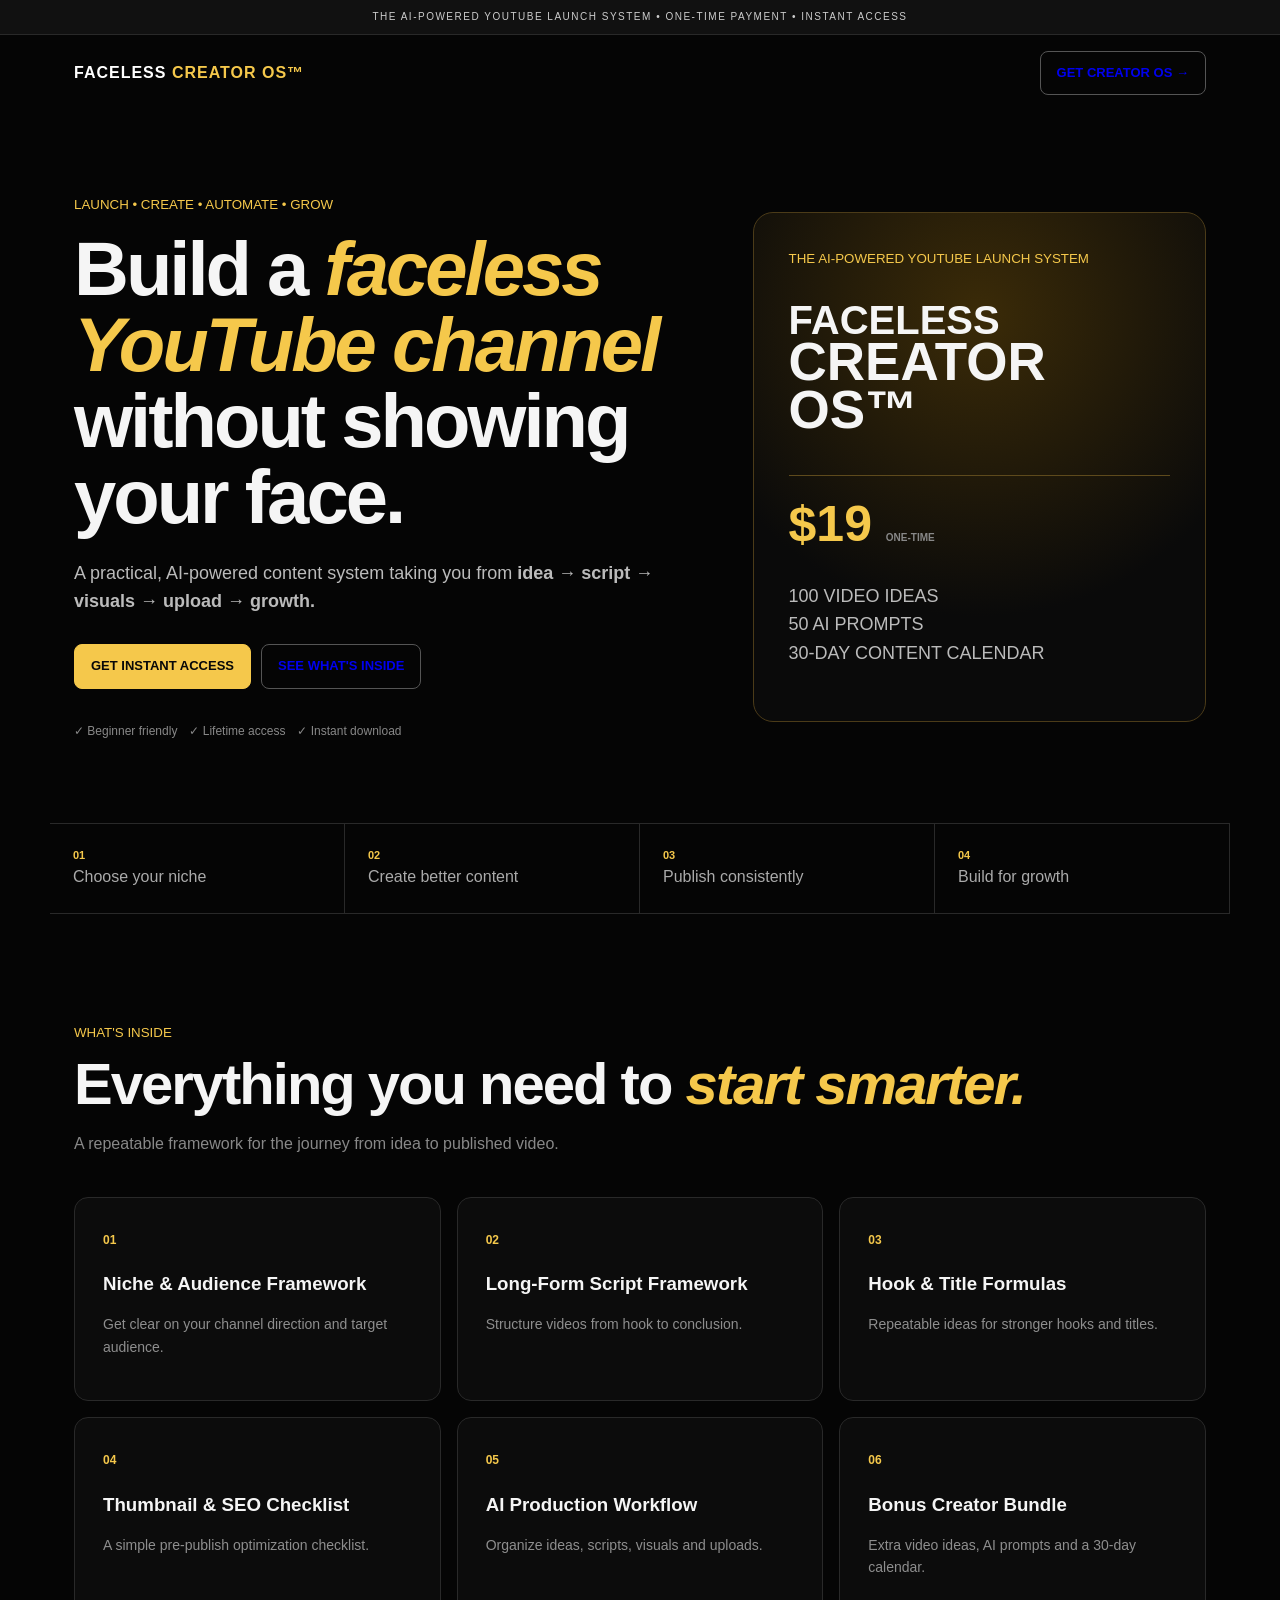
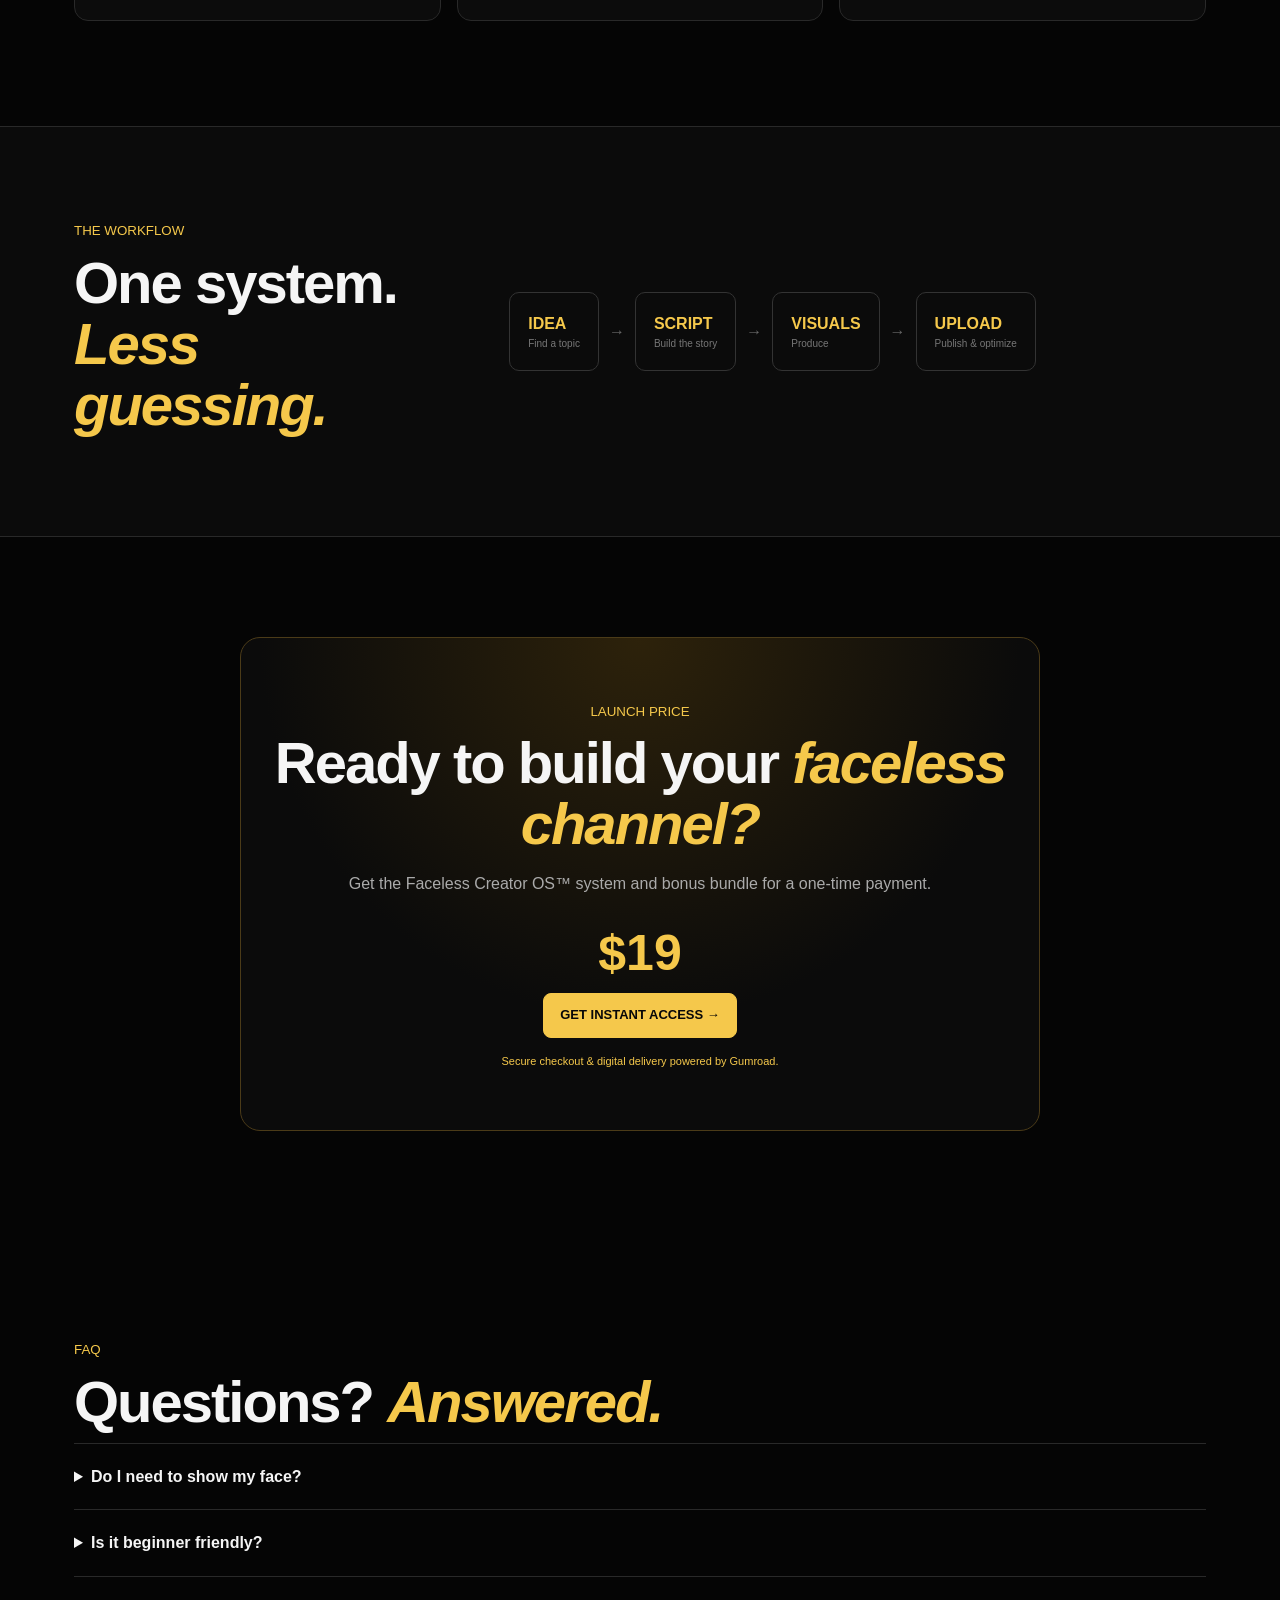
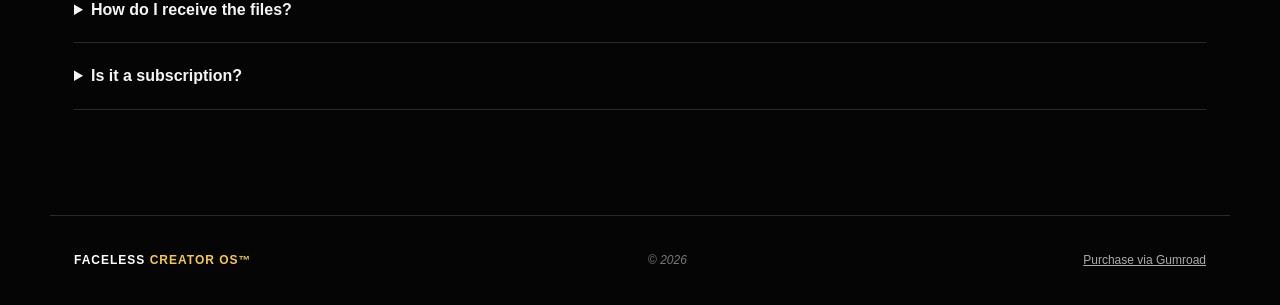
<file: index.html>
<!doctype html><html lang="en"><head><meta charset="utf-8"><meta name="viewport" content="width=device-width,initial-scale=1"><title>Faceless Creator OS™</title><meta name="description" content="Build, grow and monetize a faceless YouTube channel with a repeatable AI-powered system."><link rel="stylesheet" href="style.css"></head><body>
<div class="top">THE AI-POWERED YOUTUBE LAUNCH SYSTEM • ONE-TIME PAYMENT • INSTANT ACCESS</div>
<header><a class="logo" href="#top">FACELESS <b>CREATOR OS™</b></a><a class="nav" href="https://mulewa1.gumroad.com/l/faceless-creator-os-1">GET CREATOR OS →</a></header>
<section class="hero" id="top"><div><small>LAUNCH • CREATE • AUTOMATE • GROW</small><h1>Build a <em>faceless YouTube channel</em> without showing your face.</h1><p>A practical, AI-powered content system taking you from <strong>idea → script → visuals → upload → growth.</strong></p><div class="actions"><a class="buy" href="https://mulewa1.gumroad.com/l/faceless-creator-os-1">GET INSTANT ACCESS</a><a class="nav" href="#inside">SEE WHAT'S INSIDE</a></div><label>✓ Beginner friendly　✓ Lifetime access　✓ Instant download</label></div><div class="card"><small>THE AI-POWERED YOUTUBE LAUNCH SYSTEM</small><h2>FACELESS<br><b>CREATOR OS™</b></h2><hr><strong>$19 <i>ONE-TIME</i></strong><p>100 VIDEO IDEAS<br>50 AI PROMPTS<br>30-DAY CONTENT CALENDAR</p></div></section>
<section class="stats"><div><b>01</b>Choose your niche</div><div><b>02</b>Create better content</div><div><b>03</b>Publish consistently</div><div><b>04</b>Build for growth</div></section>
<section class="section" id="inside"><small>WHAT'S INSIDE</small><h2>Everything you need to <em>start smarter.</em></h2><p class="muted">A repeatable framework for the journey from idea to published video.</p><div class="grid"><article><b>01</b><h3>Niche & Audience Framework</h3><p>Get clear on your channel direction and target audience.</p></article><article><b>02</b><h3>Long-Form Script Framework</h3><p>Structure videos from hook to conclusion.</p></article><article><b>03</b><h3>Hook & Title Formulas</h3><p>Repeatable ideas for stronger hooks and titles.</p></article><article><b>04</b><h3>Thumbnail & SEO Checklist</h3><p>A simple pre-publish optimization checklist.</p></article><article><b>05</b><h3>AI Production Workflow</h3><p>Organize ideas, scripts, visuals and uploads.</p></article><article><b>06</b><h3>Bonus Creator Bundle</h3><p>Extra video ideas, AI prompts and a 30-day calendar.</p></article></div></section>
<section class="workflow"><div><small>THE WORKFLOW</small><h2>One system.<br><em>Less guessing.</em></h2></div><div class="steps"><span>IDEA<br><i>Find a topic</i></span>→<span>SCRIPT<br><i>Build the story</i></span>→<span>VISUALS<br><i>Produce</i></span>→<span>UPLOAD<br><i>Publish & optimize</i></span></div></section>
<section class="offer"><div><small>LAUNCH PRICE</small><h2>Ready to build your <em>faceless channel?</em></h2><p>Get the Faceless Creator OS™ system and bonus bundle for a one-time payment.</p><strong>$19</strong><a class="buy" href="https://mulewa1.gumroad.com/l/faceless-creator-os-1">GET INSTANT ACCESS →</a><small>Secure checkout & digital delivery powered by Gumroad.</small></div></section>
<section class="section faq"><small>FAQ</small><h2>Questions? <em>Answered.</em></h2><details><summary>Do I need to show my face?</summary><p>No. The system is designed for faceless YouTube workflows.</p></details><details><summary>Is it beginner friendly?</summary><p>Yes. It is positioned as a beginner-friendly system.</p></details><details><summary>How do I receive the files?</summary><p>Purchase through Gumroad and download the digital files from your purchase page.</p></details><details><summary>Is it a subscription?</summary><p>No. The current offer is a one-time payment.</p></details></section>
<footer><span class="logo">FACELESS <b>CREATOR OS™</b></span><span>© <i id="year"></i></span><a href="https://mulewa1.gumroad.com/l/faceless-creator-os-1">Purchase via Gumroad</a></footer><script>document.getElementById('year').textContent=new Date().getFullYear()</script></body></html>
</file>
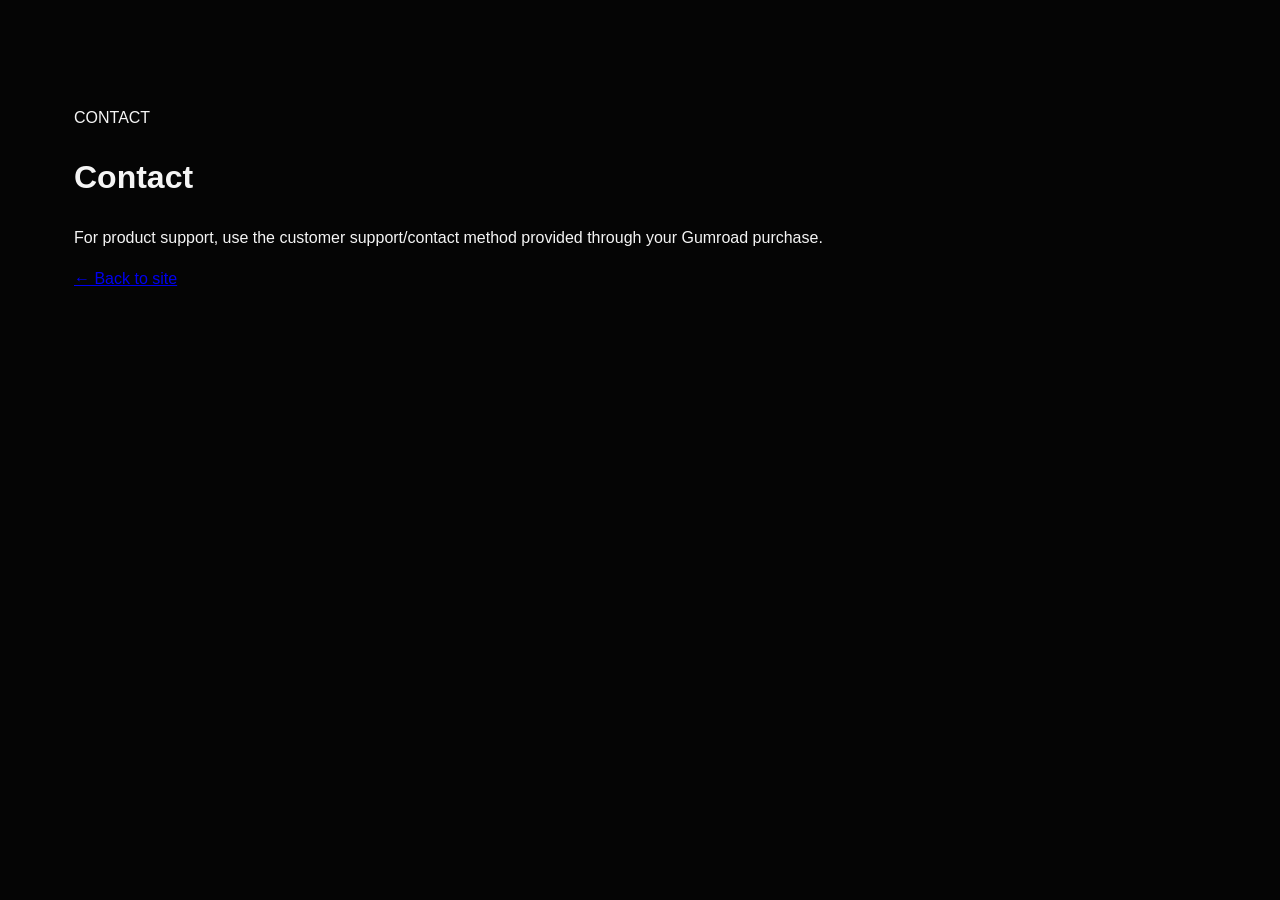
<file: contact.html>
<!doctype html><html><head><meta charset="utf-8"><meta name="viewport" content="width=device-width,initial-scale=1"><title>Contact — Faceless Creator OS™</title><link rel="stylesheet" href="../style.css"></head><body><main class="container section"><div class="eyebrow">CONTACT</div><h1>Contact</h1><p>For product support, use the customer support/contact method provided through your Gumroad purchase.</p><a class="btn" href="../index.html">← Back to site</a></main></body></html>
</file>
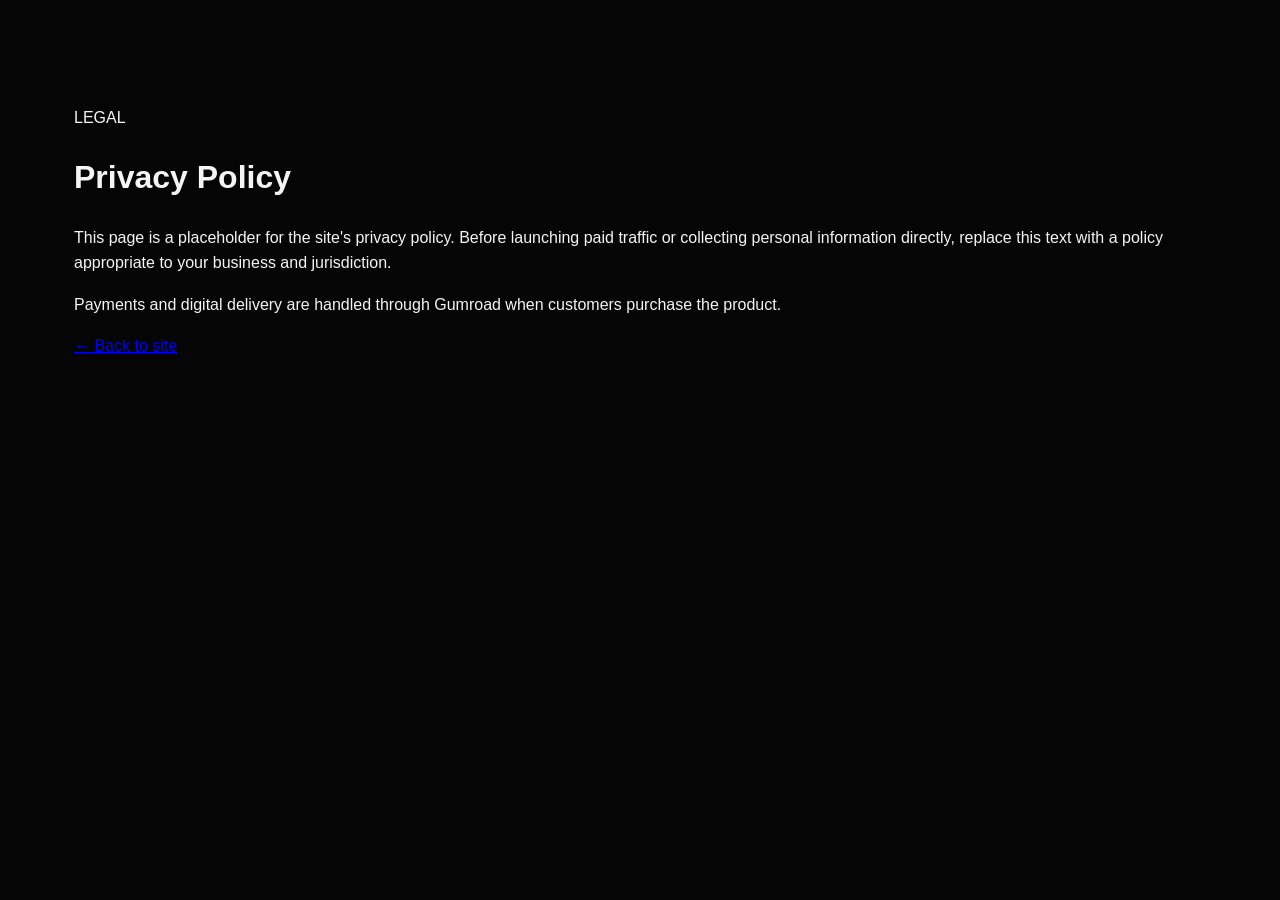
<file: privacy.html>
<!doctype html><html><head><meta charset="utf-8"><meta name="viewport" content="width=device-width,initial-scale=1"><title>Privacy — Faceless Creator OS™</title><link rel="stylesheet" href="../style.css"></head><body><main class="container section"><div class="eyebrow">LEGAL</div><h1>Privacy Policy</h1><p>This page is a placeholder for the site's privacy policy. Before launching paid traffic or collecting personal information directly, replace this text with a policy appropriate to your business and jurisdiction.</p><p>Payments and digital delivery are handled through Gumroad when customers purchase the product.</p><a class="btn" href="../index.html">← Back to site</a></main></body></html>
</file>
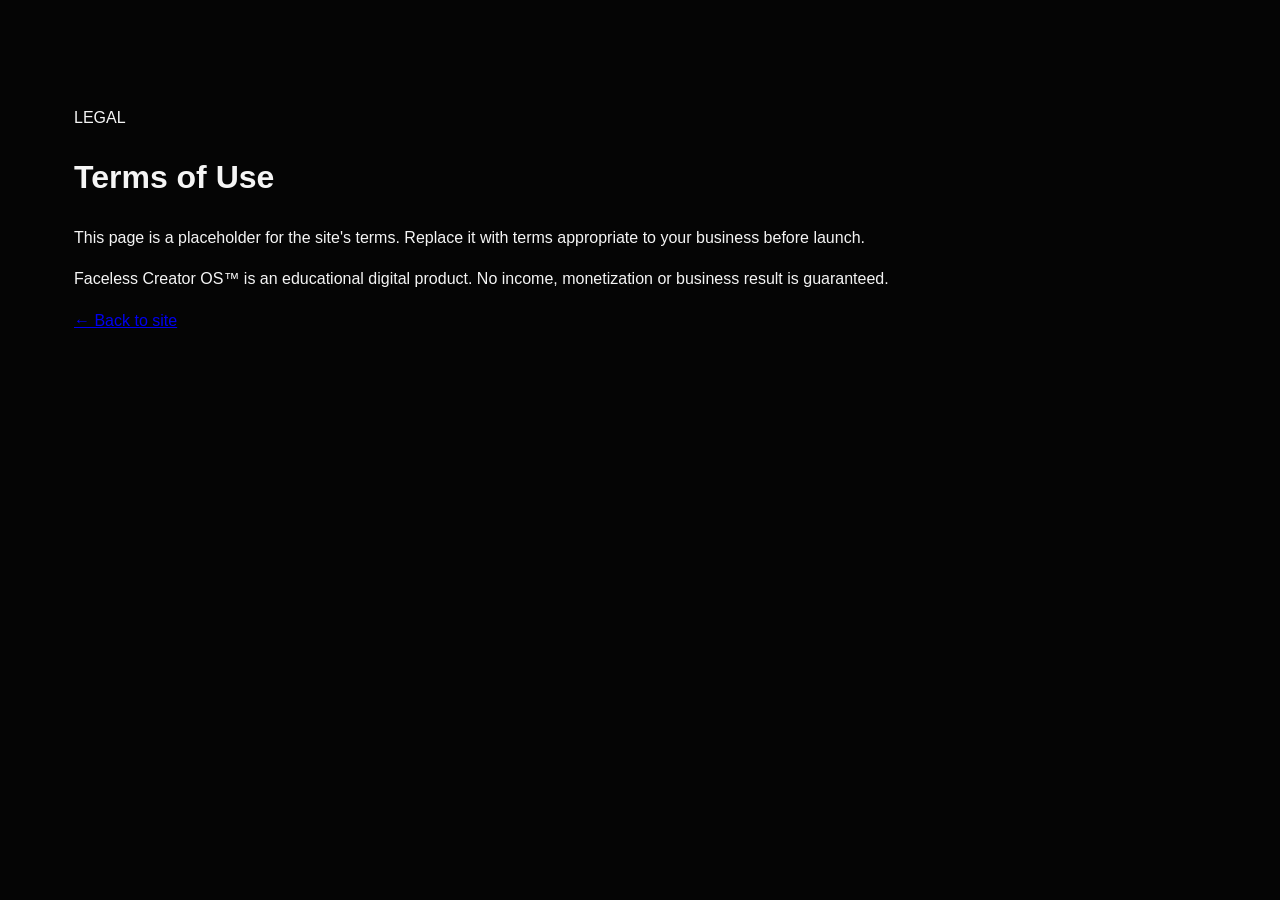
<file: terms.html>
<!doctype html><html><head><meta charset="utf-8"><meta name="viewport" content="width=device-width,initial-scale=1"><title>Terms — Faceless Creator OS™</title><link rel="stylesheet" href="../style.css"></head><body><main class="container section"><div class="eyebrow">LEGAL</div><h1>Terms of Use</h1><p>This page is a placeholder for the site's terms. Replace it with terms appropriate to your business before launch.</p><p>Faceless Creator OS™ is an educational digital product. No income, monetization or business result is guaranteed.</p><a class="btn" href="../index.html">← Back to site</a></main></body></html>
</file>
<file: style.css>
*{box-sizing:border-box}html{scroll-behavior:smooth}body{margin:0;background:#050505;color:#f5f5f5;font-family:Inter,Arial,sans-serif;line-height:1.6}.top{text-align:center;padding:9px;background:#111;border-bottom:1px solid #292929;color:#ccc;font-size:10px;letter-spacing:1.5px}header{height:76px;max-width:1180px;margin:auto;padding:0 24px;display:flex;align-items:center;justify-content:space-between}.logo{font-weight:900;letter-spacing:1px;color:#fff;text-decoration:none}.logo b,em,small{color:#f5c84b}.nav,.buy{border:1px solid #555;border-radius:8px;padding:11px 16px;font-weight:800;font-size:13px;text-decoration:none}.nav:hover{border-color:#f5c84b;color:#f5c84b}.hero{max-width:1180px;margin:auto;padding:80px 24px;display:grid;grid-template-columns:1.15fr .85fr;gap:65px;align-items:center}.hero h1{font-size:clamp(43px,6vw,76px);line-height:1;letter-spacing:-3px;margin:14px 0 24px}.hero>div>p{font-size:18px;color:#bbb;max-width:680px}.actions{display:flex;gap:10px;flex-wrap:wrap;margin:28px 0}.buy{display:block;width:max-content;background:#f5c84b;color:#080808;border-color:#f5c84b}.buy:hover{background:#ffe08a}.hero label{color:#888;font-size:12px}.card{min-height:450px;padding:35px;border:1px solid #4b3b18;border-radius:20px;background:radial-gradient(circle at 50% 20%,#3b2b08,#0a0a0a 65%);display:flex;flex-direction:column;justify-content:flex-end}.card h2{font-size:40px;line-height:.9}.card h2 b{font-size:53px}.card hr{border:0;border-top:1px solid #5e4a1c;width:100%}.card>strong,.offer strong{font-size:50px;color:#f5c84b}.card i{font-size:10px;color:#888;font-style:normal}.card p{font-size:12px;color:#ccc}.stats{max-width:1180px;margin:auto;border-block:1px solid #292929;display:grid;grid-template-columns:repeat(4,1fr)}.stats div{padding:23px;border-right:1px solid #292929;color:#aaa}.stats b{display:block;color:#f5c84b;font-size:11px}.section{max-width:1180px;margin:auto;padding:105px 24px}.section h2,.workflow h2,.offer h2{font-size:clamp(35px,5vw,58px);line-height:1.05;letter-spacing:-2px;margin:10px 0}.muted{color:#888}.grid{display:grid;grid-template-columns:repeat(3,1fr);gap:16px;margin-top:40px}.grid article{padding:28px;border:1px solid #292929;border-radius:14px;background:#0c0c0c;min-height:190px}.grid article>b{color:#f5c84b;font-size:12px}.grid h3{margin:18px 0 8px}.grid p,details p{color:#8e8e8e;font-size:14px}.workflow{padding:90px max(24px,calc((100% - 1132px)/2));background:#0b0b0b;border-block:1px solid #292929;display:grid;grid-template-columns:.7fr 1.3fr;gap:60px;align-items:center}.steps{display:flex;align-items:center;gap:10px;flex-wrap:wrap;color:#666}.steps span{padding:18px;border:1px solid #333;border-radius:10px;color:#f5c84b;font-weight:900}.steps i{display:block;color:#777;font-style:normal;font-size:10px;font-weight:400}.offer{padding:100px 24px;text-align:center}.offer>div{max-width:800px;margin:auto;padding:60px 25px;border:1px solid #4b3b18;border-radius:20px;background:radial-gradient(circle at top,#2d220b,#0b0b0b 60%)}.offer p{color:#aaa}.offer .buy{margin:0 auto 15px}.offer small:last-child{display:block;font-size:11px}.faq details{border-top:1px solid #292929;padding:20px 0}.faq details:last-child{border-bottom:1px solid #292929}summary{cursor:pointer;font-weight:800}footer{max-width:1180px;margin:auto;border-top:1px solid #292929;padding:35px 24px;display:flex;gap:20px;justify-content:space-between;align-items:center;color:#777;font-size:12px}footer a{color:#aaa}footer a:hover{color:#f5c84b}@media(max-width:850px){.hero,.workflow{grid-template-columns:1fr}.stats{grid-template-columns:1fr 1fr}.grid{grid-template-columns:1fr 1fr}}@media(max-width:560px){header{padding:0 16px}.nav{font-size:10px;padding:9px}.hero{padding:55px 18px}.section{padding:75px 18px}.grid{grid-template-columns:1fr}.stats{margin:0 18px}.stats div{border-bottom:1px solid #292929}.workflow{padding:70px 18px}.steps{flex-direction:column;align-items:stretch}.steps span{display:block}footer{margin:0 18px;flex-direction:column;align-items:flex-start}}
</file>
